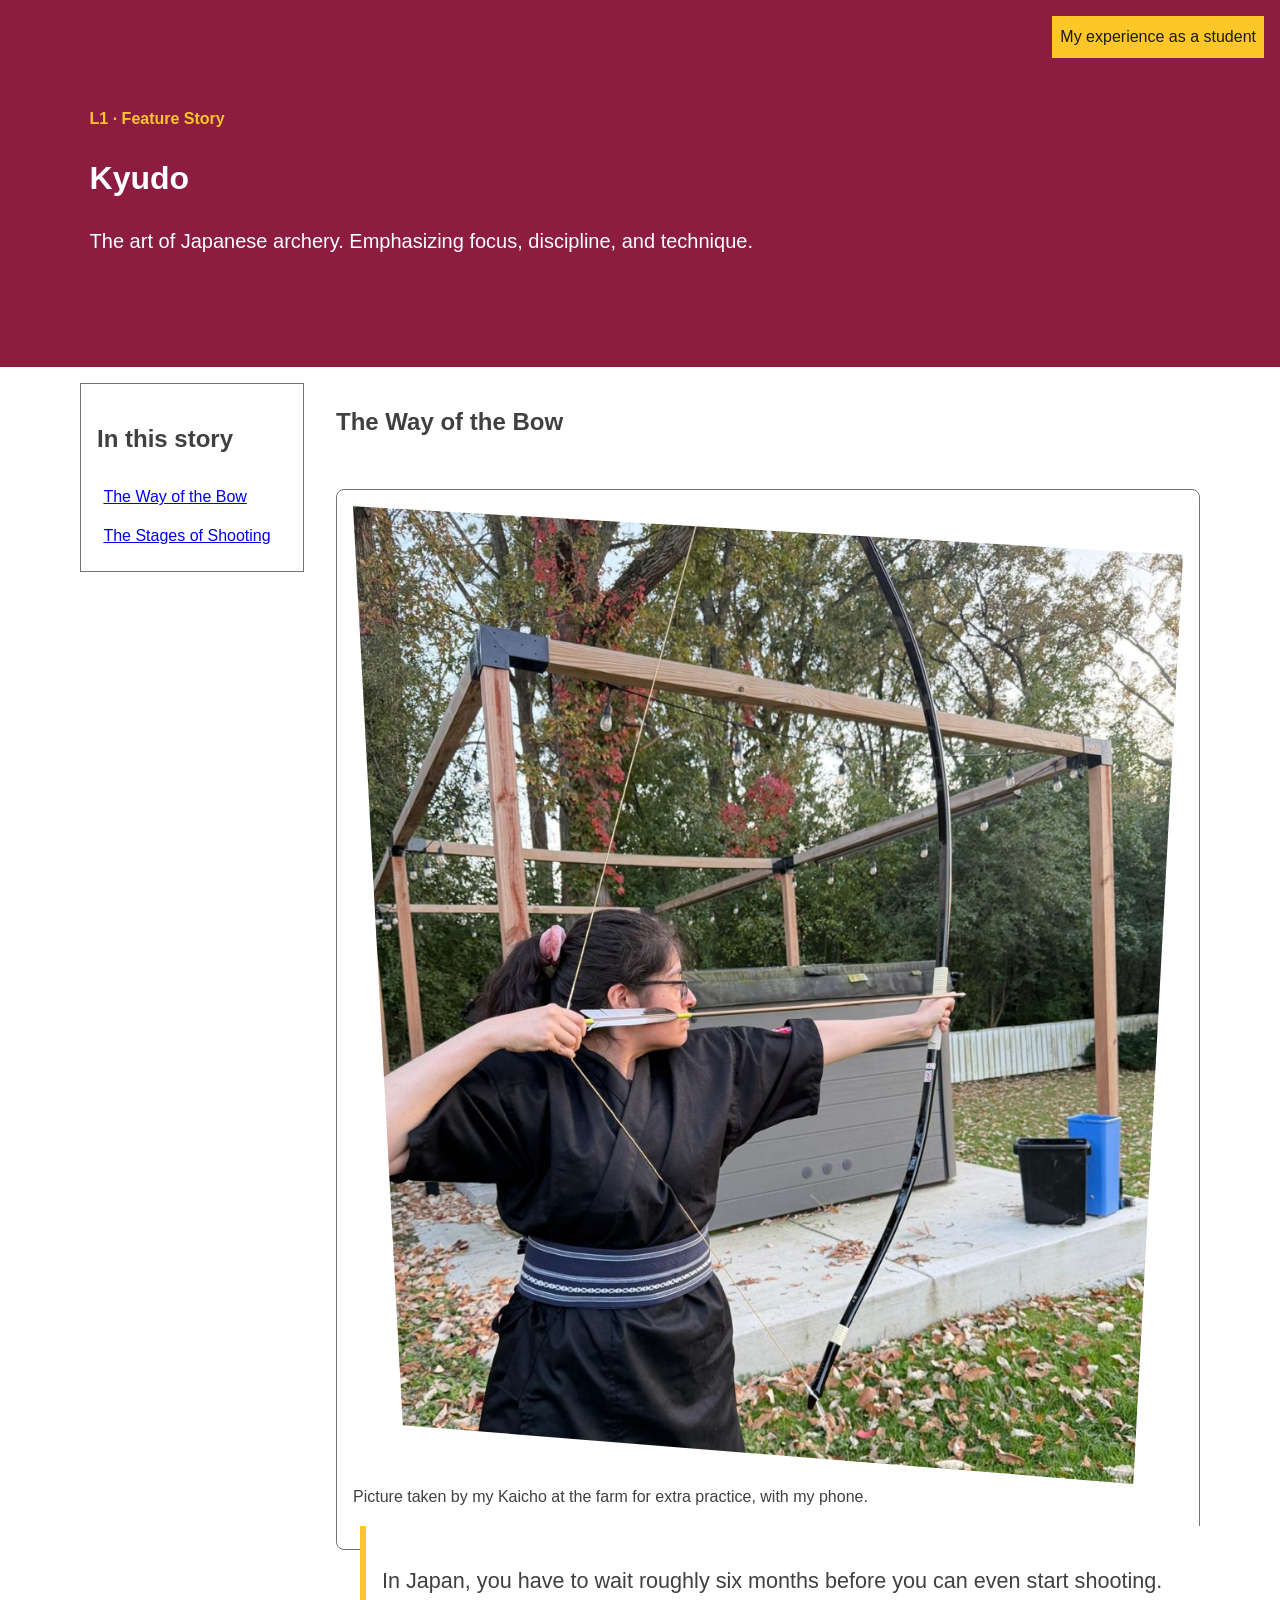
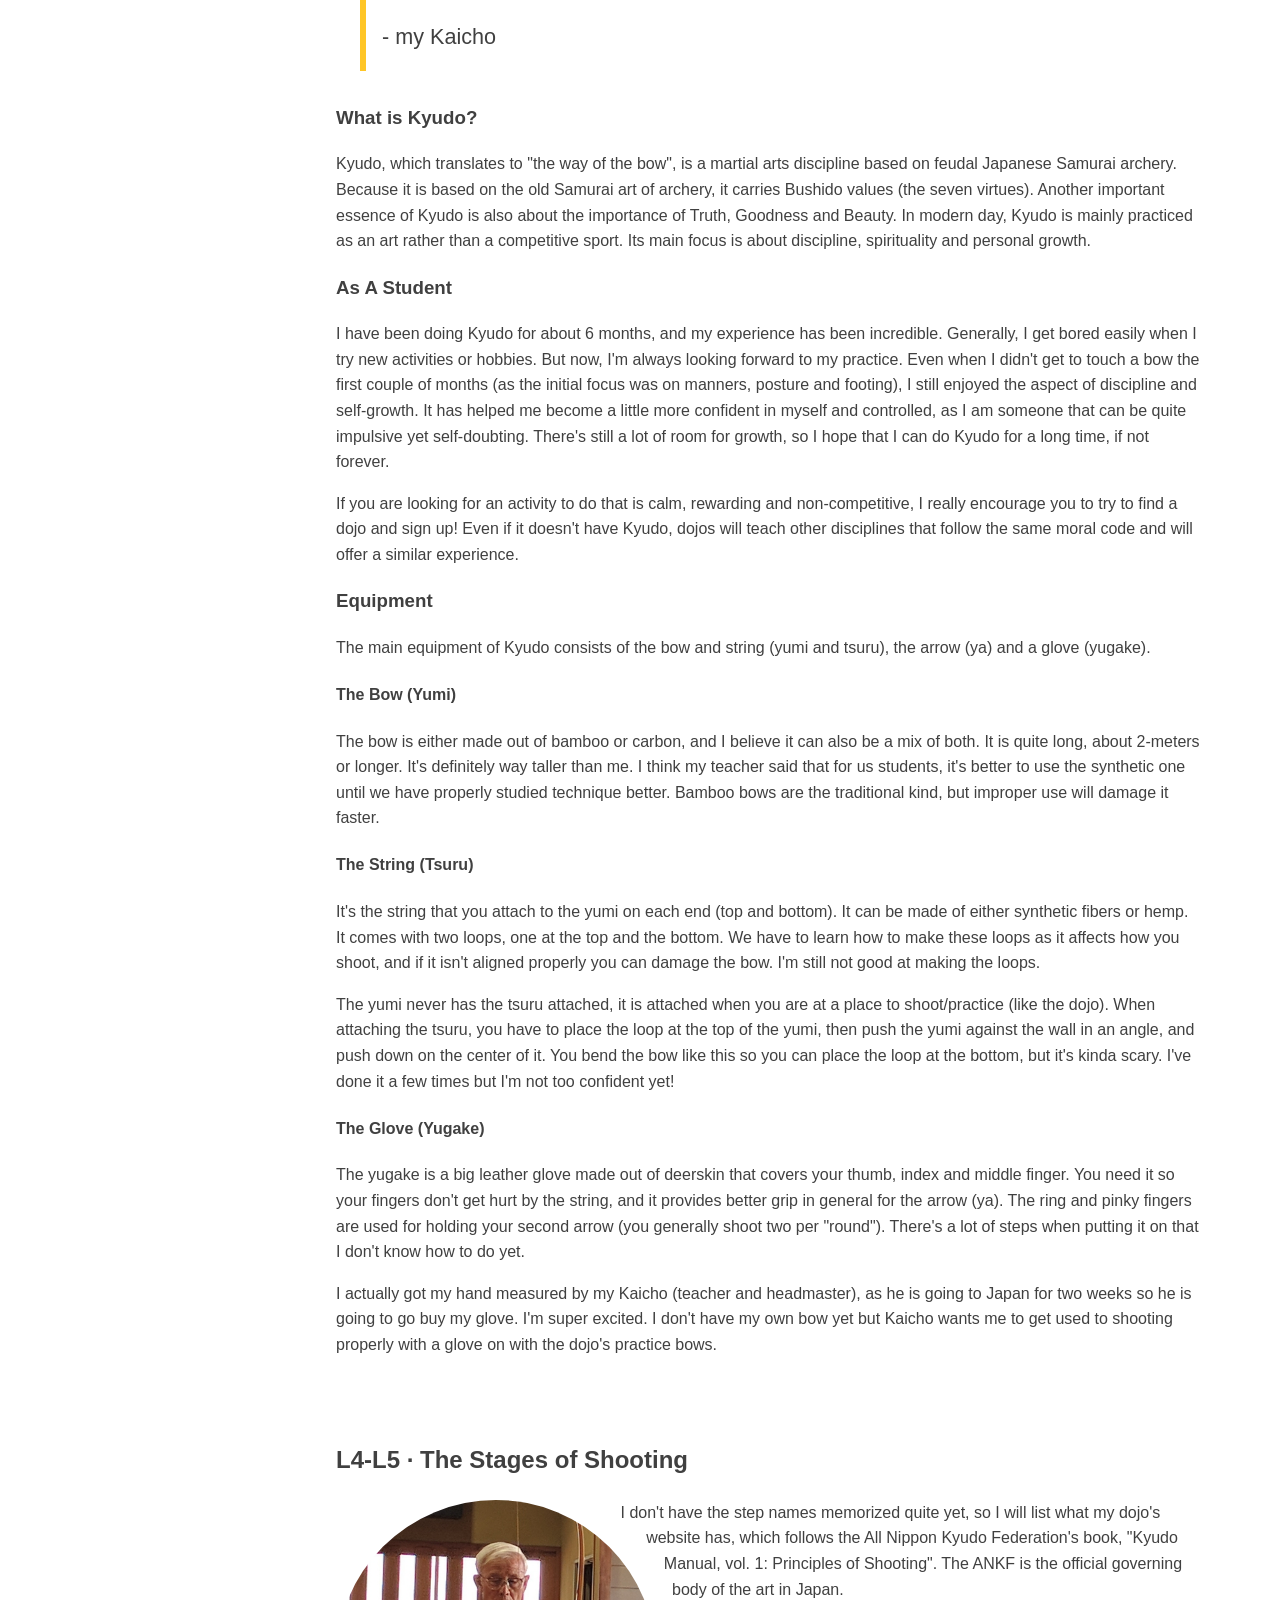
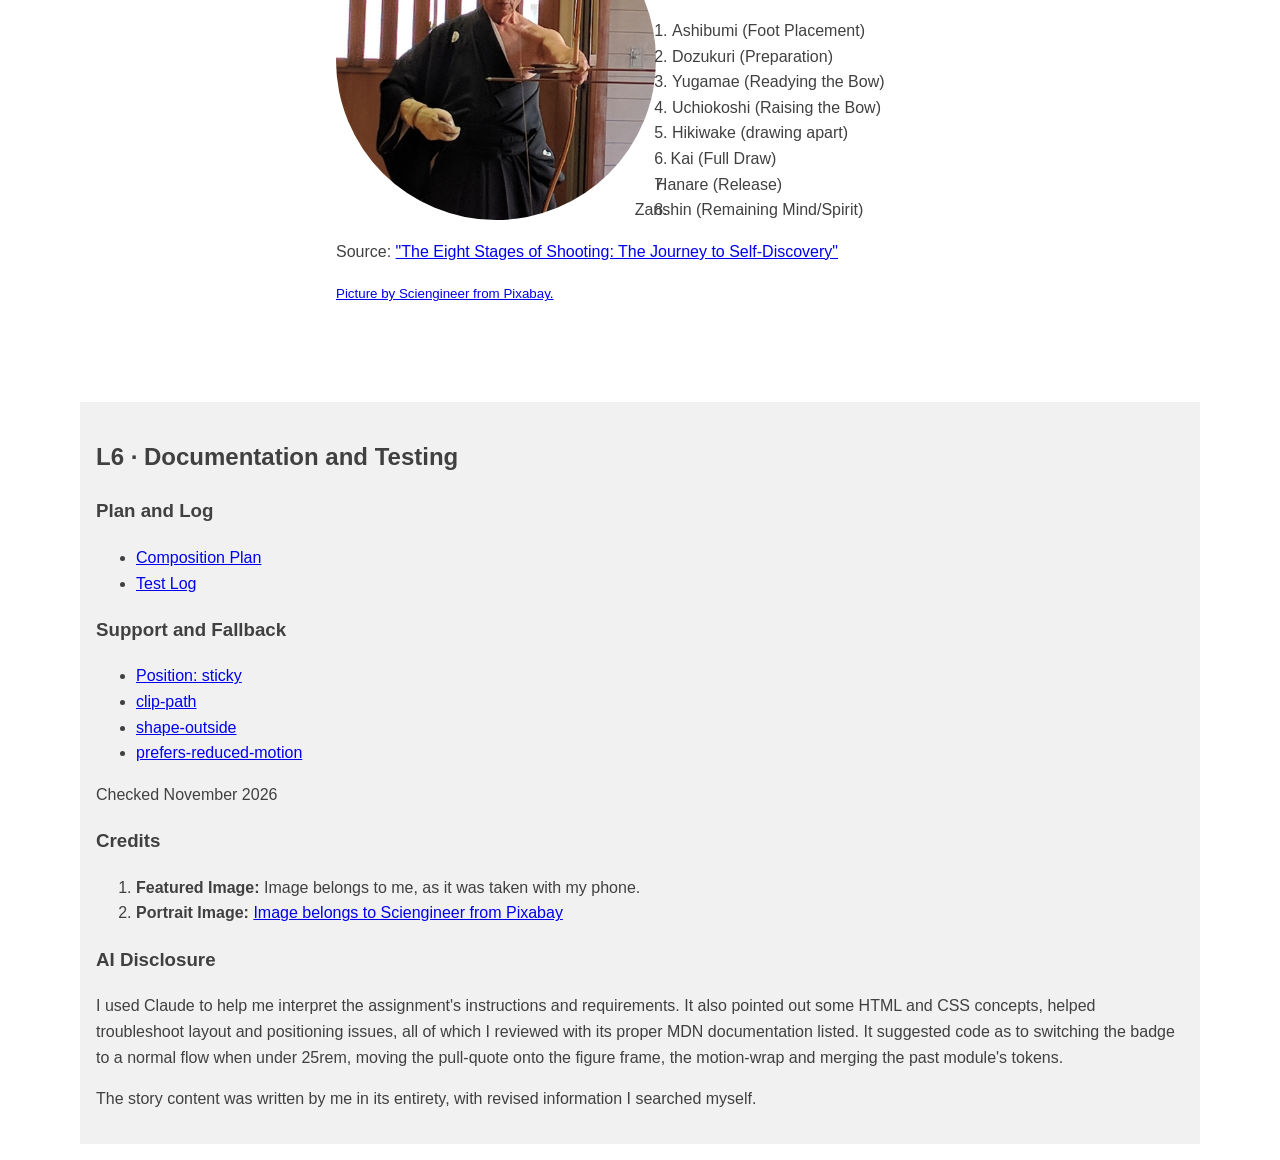
<file: index.html>
<!doctype html>
<html lang="en">

<head>
    <meta charset="utf-8">
    <meta name="viewport" content="width=device-width,initial-scale=1">
    <title>Kyudo: A Beginner's Experience</title>
    <link rel="stylesheet" href="styles.css">
</head>

<body>
    <header class="feature-header">
        <p class="eyebrow">L1 · Feature Story</p>
        <h1>Kyudo</h1>
        <p class="lede">The art of Japanese archery. Emphasizing focus, discipline, and technique.</p>
        <span class="issue-badge">My experience as a student</span>
    </header>
    <main>
        <aside class="story-guide">
            <h2>In this story</h2>
            <a href="#section-one">The Way of the Bow</a>
            <a href="#section-two">The Stages of Shooting</a>
        </aside>
        <article>
            <h2>The Way of the Bow</h2>
            <section id="section-one">
                <figure class="feature-figure">
                    <img src="images/featured-image.jpg"
                        alt="Woman holding a large bow at full draw, during outdoor practice." width="1000"
                        height="1178">
                    <figcaption>Picture taken by my Kaicho at the farm for extra practice, with my phone.</figcaption>
                </figure>
                <blockquote class="pull-quote">
                    <p>
                        In Japan, you have to wait roughly six months before you can even start shooting.
                    </p>
                    <footer>- my Kaicho</footer>
                </blockquote>
                <h3>What is Kyudo?</h3>
                <p>
                    Kyudo, which translates to "the way of the bow", is a martial arts discipline based on feudal
                    Japanese Samurai archery. Because it is based on the old Samurai art of archery, it carries Bushido
                    values (the seven virtues). Another important essence of Kyudo is also about the importance of
                    Truth, Goodness and Beauty. In modern day, Kyudo is mainly practiced as an art rather than a
                    competitive sport. Its main focus is about discipline, spirituality and personal growth.
                </p>
                <h3>As A Student</h3>
                <p>
                    I have been doing Kyudo for about 6 months, and my experience has been incredible. Generally, I get
                    bored easily when I try new activities or hobbies. But now, I'm always looking forward to my
                    practice. Even when I didn't get to touch a bow the first couple of months (as the initial focus was
                    on manners, posture and footing), I still enjoyed the aspect of discipline and self-growth. It has
                    helped me become a little more confident in myself and controlled, as I am someone that can be quite
                    impulsive yet self-doubting. There's still a lot of room for growth, so I hope that I can do Kyudo
                    for a long time, if not forever.
                </p>
                <p>
                    If you are looking for an activity to do that is calm, rewarding and
                    non-competitive, I really encourage you to try to find a dojo and sign up! Even if it doesn't have
                    Kyudo, dojos will teach other disciplines that follow the same moral code and will offer a similar
                    experience.
                </p>

                <h3>Equipment</h3>
                <p>
                    The main equipment of Kyudo consists of the bow and string (yumi and tsuru), the arrow (ya) and a
                    glove (yugake).
                </p>

                <h4>The Bow (Yumi)</h4>
                <p>
                    The bow is either made out of bamboo or carbon, and I believe it can also be a mix of both. It is
                    quite long, about 2-meters or longer. It's definitely way taller than me. I think my teacher said
                    that for us students, it's better to use the synthetic one until we have properly studied technique
                    better. Bamboo bows are the traditional kind, but improper use will damage it faster.
                </p>

                <h4>The String (Tsuru)</h4>
                <p>
                    It's the string that you attach to the yumi on each end (top and bottom). It can be made of either
                    synthetic fibers or hemp. It comes with two loops, one at the top and the bottom. We have to learn
                    how to make these loops as it affects how you shoot, and if it isn't aligned properly you can damage
                    the bow. I'm still not good at making the loops.
                </p>
                <p>
                    The yumi never has the tsuru attached, it is attached when you are at a place to shoot/practice
                    (like the dojo). When attaching the tsuru, you have to place the loop at the top of the yumi, then
                    push the yumi against the wall in an angle, and push down on the center of it. You bend the bow like
                    this so you can place the loop at the bottom, but it's kinda scary. I've done it a few times but I'm
                    not too confident yet!
                </p>

                <h4>The Glove (Yugake)</h4>
                <p>
                    The yugake is a big leather glove made out of deerskin that covers your thumb, index and middle
                    finger. You need it so your fingers don't get hurt by the string, and it provides better grip in
                    general for the arrow (ya). The ring and pinky fingers are used for holding your second arrow (you
                    generally shoot two per "round"). There's a lot of steps when putting it on that I don't know how to
                    do yet.
                </p>
                <p>
                    I actually got my hand measured by my Kaicho (teacher and headmaster), as he is going to Japan for
                    two weeks so he is going to go buy my glove. I'm super excited. I don't have my own bow yet but
                    Kaicho wants me to get used to shooting properly with a glove on with the dojo's practice bows.
                </p>
            </section>
            <section id="section-two">
                <h2>L4-L5 · The Stages of Shooting</h2>
                <img class="shape-portrait" src="images/portrait.jpg"
                    alt="Older kyudo archer in traditional Japanese uniform, preparing arrows for shooting." width="501"
                    height="501">
                <p>I don't have the step names memorized quite yet, so I will list what my dojo's website has, which
                    follows the All Nippon Kyudo Federation's book, "Kyudo Manual, vol. 1: Principles of Shooting". The
                    ANKF is the official governing body of the art in Japan.
                </p>
                <ol>
                    <li>Ashibumi (Foot Placement) </li>
                    <li>Dozukuri (Preparation) </li>
                    <li>Yugamae (Readying the Bow)</li>
                    <li>Uchiokoshi (Raising the Bow)</li>
                    <li>Hikiwake (drawing apart)</li>
                    <li>Kai (Full Draw)</li>
                    <li>Hanare (Release)</li>
                    <li>Zanshin (Remaining Mind/Spirit)</li>
                </ol>
                <p>Source: <a href="https://www.bushidokyokai.com/post/kyudo-japanese-archery">"The Eight Stages of
                        Shooting: The Journey to Self-Discovery"</a></p>

                <p><small><a href="https://pixabay.com/photos/archery-japanese-arrow-bow-2947340/">Picture by
                            Sciengineer from Pixabay.</a></small></p>
            </section>
        </article>
        <section class="documentation">
            <h2>L6 · Documentation and Testing</h2>

            <h3>Plan and Log</h3>
            <ul>
                <li><a href="composition-plan.html">Composition Plan</a></li>
                <li><a href="Testing-log.docx">Test Log</a></li>
            </ul>

            <h3>Support and Fallback</h3>

            <ul>
                <li><a href="https://developer.mozilla.org/en-US/docs/Web/CSS/Reference/Properties/position#sticky">Position:
                        sticky</a></li>
                <li><a
                        href="https://developer.mozilla.org/en-US/docs/Web/CSS/Reference/Properties/clip-path">clip-path</a>
                </li>
                <li><a
                        href="https://developer.mozilla.org/en-US/docs/Web/CSS/Reference/Properties/shape-outside">shape-outside</a>
                </li>
                <li>
                    <a
                        href="https://developer.mozilla.org/en-US/docs/Web/CSS/Reference/At-rules/@media/prefers-reduced-motion">prefers-reduced-motion</a>
                </li>
            </ul>
            <p>
                Checked November 2026
            </p>

            <h3>Credits</h3>
            <ol>
                <li><strong>Featured Image:</strong> Image belongs to me, as it was taken with my phone.</li>
                <li><strong>Portrait Image:</strong> <a
                        href="https://pixabay.com/photos/archery-japanese-arrow-bow-2947340/">Image belongs to
                        Sciengineer from Pixabay</a></li>
            </ol>

            <h3>AI Disclosure</h3>
            <p>
                I used Claude to help me interpret the assignment's instructions and requirements. It also pointed out
                some HTML and CSS concepts, helped troubleshoot layout and positioning issues, all of which I reviewed
                with its proper MDN documentation listed. It suggested code as to switching the badge to a normal flow
                when under 25rem, moving the pull-quote onto the figure frame, the motion-wrap and merging the past
                module's tokens.
            </p>
            <p>
                The story content was written by me in its entirety, with revised
                information I searched myself.
            </p>
        </section>
    </main>
</body>

</html>
</file>
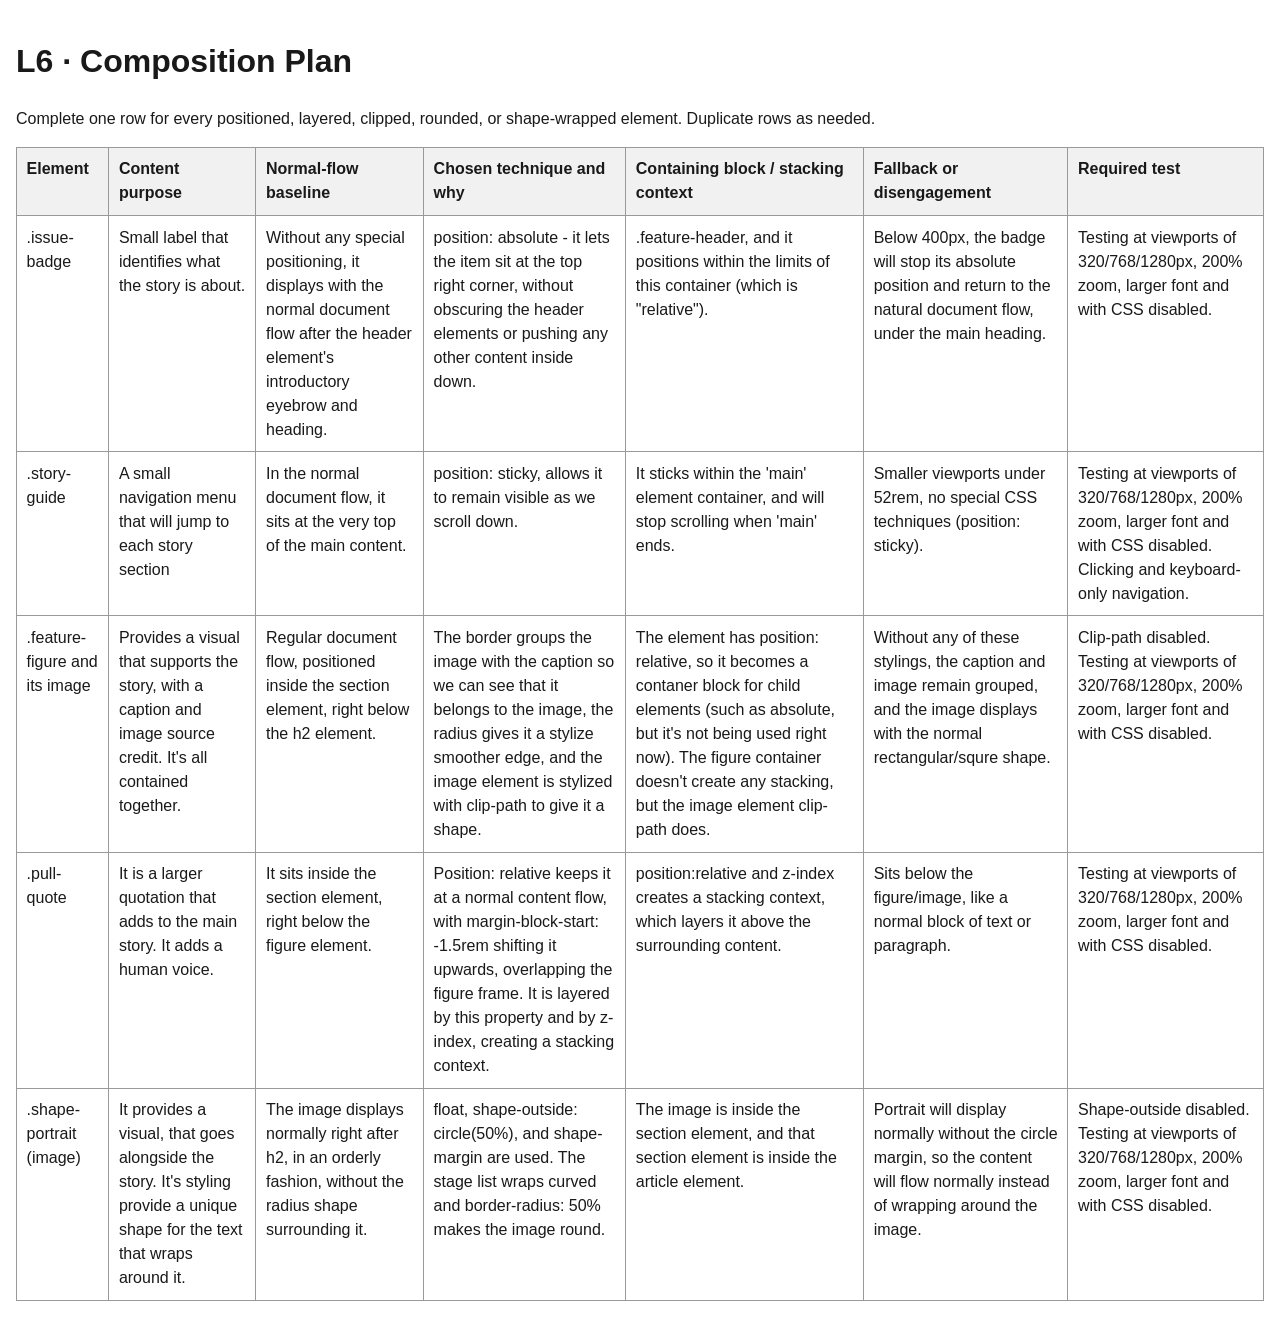
<file: composition-plan.html>
<!doctype html>
<html lang="en">

<head>
    <meta charset="utf-8">
    <meta name="viewport" content="width=device-width,initial-scale=1">
    <title>Composition Plan</title>
    <style>
        body {
            font-family: Arial, sans-serif;
            line-height: 1.5;
            max-width: 90rem;
            margin: auto;
            padding: 1rem;
            color: #191919;
        }

        table {
            width: 100%;
            border-collapse: collapse;
        }

        th,
        td {
            padding: .6rem;
            border: 1px solid #999;
            text-align: left;
            vertical-align: top;
        }

        th {
            background: #f1f1f1;
        }
    </style>
</head>

<body>
    <h1>L6 · Composition Plan</h1>
    <p>Complete one row for every positioned, layered, clipped, rounded, or shape-wrapped element. Duplicate rows as
        needed.</p>
    <table>
        <thead>
            <tr>
                <th>Element</th>
                <th>Content purpose</th>
                <th>Normal-flow baseline</th>
                <th>Chosen technique and why</th>
                <th>Containing block / stacking context</th>
                <th>Fallback or disengagement</th>
                <th>Required test</th>
            </tr>
        </thead>
        <tbody>
            <tr>
                <td>.issue-badge</td>
                <td>Small label that identifies what the story is about.</td>
                <td>Without any special positioning, it displays with the normal document flow after the header
                    element's
                    introductory eyebrow and heading.</td>
                <td>position: absolute - it lets the item sit at the top right corner, without obscuring the header
                    elements or pushing any other content inside down.</td>
                <td>.feature-header, and it positions within the limits of this container (which is "relative").</td>
                <td>Below 400px, the badge will stop its absolute position and return to the natural document
                    flow, under the main heading.</td>
                <!--fallback: At most sizes, the badge does not overlap with anything. When testing on viewport mode, below 400px
                    will have it touch the eyebrow title and obscure it.-->
                <td>Testing at viewports of 320/768/1280px, 200% zoom, larger font and with CSS disabled.</td>
                <!--
                Observation stuff later...
                Resizing the browser to the smallest size will not have it overlap unless it is below 400px.
                Changing the font to a bigger size will cause the overlap much sooner when resizing, but the text
                remains inside its container.
                -->
            </tr>

            <tr>
                <td>.story-guide</td>
                <td>A small navigation menu that will jump to each story section</td>
                <td>In the normal document flow, it sits at the very top of the main content.</td>
                <td>position: sticky, allows it to remain visible as we scroll down.</td>
                <td>It sticks within the 'main' element container, and will stop scrolling when 'main' ends.</td>
                <td>Smaller viewports under 52rem, no special CSS techniques (position: sticky).</td>
                <td>Testing at viewports of 320/768/1280px, 200% zoom, larger font and with CSS disabled. Clicking and
                    keyboard-only navigation.</td>
            </tr>

            <tr>
                <td>.feature-figure and its image</td>
                <td>Provides a visual that supports the story, with a caption and image source credit. It's all
                    contained together.</td>
                <td>Regular document flow, positioned inside the section element, right below the h2 element.</td>
                <td>The border groups the image with the caption so we can see that it belongs to the image, the radius
                    gives it a stylize smoother edge, and the image element is stylized with clip-path to give it a
                    shape. </td>
                <td>The element has position: relative, so it becomes a contaner block for child elements (such as
                    absolute, but it's not being used right now). The figure container doesn't create any stacking, but
                    the image element clip-path does.</td>
                <td>Without any of these stylings, the caption and image remain grouped, and the image displays with the
                    normal rectangular/squre shape.</td>
                <td>Clip-path disabled. Testing at viewports of 320/768/1280px, 200% zoom, larger font and with CSS
                    disabled.</td>
            </tr>

            <tr>
                <td>.pull-quote</td>
                <td>It is a larger quotation that adds to the main story. It adds a human voice.</td>
                <td>It sits inside the section element, right below the figure element.</td>
                <td>Position: relative keeps it at a normal content flow, with margin-block-start: -1.5rem shifting it
                    upwards, overlapping the figure frame. It is layered by this property and by z-index, creating a
                    stacking context.</td>
                <td>position:relative and z-index creates a stacking context, which layers it above the surrounding
                    content.</td>
                <td>Sits below the figure/image, like a normal block of text or paragraph.</td>
                <td>Testing at viewports of 320/768/1280px, 200% zoom, larger font and with CSS disabled.</td>
            </tr>

            <tr>
                <td>.shape-portrait (image)</td>
                <td>It provides a visual, that goes alongside the story. It's styling provide a unique shape for the
                    text that wraps around it.</td>
                <td>The image displays normally right after h2, in an orderly fashion, without the radius shape
                    surrounding it.</td>
                <td>float, shape-outside: circle(50%), and shape-margin are used. The stage list wraps curved and
                    border-radius: 50% makes the image round.</td>
                <td>The image is inside the section element, and that section element is inside the article element.
                </td>
                <td>Portrait will display normally without the circle margin, so the content will flow normally instead
                    of wrapping around the image.</td>
                <td>Shape-outside disabled. Testing at viewports of 320/768/1280px, 200% zoom, larger font and with CSS
                    disabled.</td>
            </tr>
        </tbody>
    </table>
</body>

</html>
</file>
<file: styles.css>
:root {
    /*Color*/
    --maroon-700: #8c1d40;
    --gold-500: #ffc627;
    --blue-500: #0000EE;
    --gray-900: #191919;
    --gray-700: #404040;
    --gray-400: #747474;
    --gray-200: #d0d0d0;
    --gray-50: #f1f1f1;
    --pure-white: #ffffff;

    /* Spacing */
    --space-sml: 0.5rem;
    --space-med: 1rem;
    --measure: 68ch;

    /* Radius */
    --radius-med: 0.5rem;

    /* Layers */
    --layer-base: 0;
    --layer-raised: 10;
    --layer-sticky: 20;
    --layer-overlay: 30;

    /* Type */
    --font-family-default: Arial, sans-serif;

    /* Semantic tokens */
    --color-background: var(--gray-50);
    --color-surface: var(--pure-white);
    --color-text: var(--gray-700);
    --color-badge-text: var(--gray-900);
    --color-action: var(--maroon-700);
    --color-accent: var(--gold-500);
    --color-text-on-dark: var(--pure-white);
    --color-border: var(--gray-400);
    --color-border-subtle: var(--gray-200);
    --color-focus: var(--blue-500);
}

*,
*::before,
*::after {
     /* Keeping this so the layout widths are consistent */
    box-sizing: border-box;
}

/*
Made this optional
html {
    scroll-behavior: smooth;
}
*/

body {
    /* Removing the 8px edges, so the header
    doesn't have that gap */
    margin: 0;

    color: var(--color-text);
    background: var(--color-surface);
    font-family: var(--font-family-default);
    line-height: 1.6;
}

.feature-header {
    position: relative;
    padding: clamp(2rem, 7vw, 6rem);
    background: var(--color-action);
    color: var(--color-text-on-dark);
}

.eyebrow {
    color: var(--color-accent);
    font-weight: 700;
}

.lede {
    max-width: var(--measure);
    font-size: 1.25rem;
}

.issue-badge {
    display: inline-block;
    /*
    These are removed so by "default" it stays in a normal flow
    (unless the screen is above 25rem)

    position: absolute; <- moved to @media min 25rem
    inset-block-start: 1rem; <- moved to @media min 25rem
    inset-inline-end: 1rem; <- moved to @media min 25rem
    */
    padding: .5rem;
    background: var(--color-accent);
    color: var(--color-badge-text);
}

main {
    display: grid;
    gap: 2rem;
    max-width: 72rem;
    margin: auto;
    padding: var(--space-med);
}

article {
    min-width: 0;
}

article section {
    display: flow-root;
    margin-block: 3rem;
    scroll-margin-block-start: 6rem;
}

.story-guide {
    align-self: start;
    padding: 1rem;
    border: 1px solid var(--color-border);
}

.story-guide a {
    display: block;
    padding: .4rem;
}

.feature-figure {
    position: relative;
    margin: 0;
    padding: 1rem;
    border: 1px solid var(--color-border);
    border-radius: var(--radius-med);
}

img {
    display: block;
    max-width: 100%;
    height: auto;
}

.pull-quote {
    margin: 2rem 0;
    padding: 1rem;
    border-inline-start: .4rem solid var(--color-accent);
    font-size: 1.35rem;
}

.shape-portrait {
    width: min(45%, 20rem);
    margin: 0 1rem 1rem 0;
    border-radius: 50%;
}

.documentation {
    grid-column: 1/-1;
    padding: 1rem;
    background: var(--color-background);
}

@media (min-width:52rem) {
    main {
        grid-template-columns: 14rem 1fr;
    }

    .story-guide {
        position: sticky;
        inset-block-start: 1rem;
        z-index: var(--layer-sticky);
    }

    .feature-figure {
        padding-block-end: 2.5rem;
        /* a block end padding so the quote doesn't obscure the caption/credit/source */
    }

    .pull-quote {
        position: relative;
        z-index: var(--layer-raised);
        /* 
        This was causing the overlap with the menu and the quote...
        margin-inline-start: -4rem; 
        */
        background: var(--color-surface);
        margin-block-start: -1.5rem;
        /* This gives the quote an overlap on top of the figure's frame */
        margin-inline-start: 1.5rem;
        /* This gives a quote indentation styling */
    }

    @supports (shape-outside:circle(50%)) {
        .shape-portrait {
            float: inline-start;
            shape-outside: circle(50%);
            shape-margin: 1rem;
        }
    }
}

@media (min-width:25rem) {

    /* This way the badge remains in the corner at larger viewports */
    .issue-badge {
        position: absolute;
        inset-block-start: 1rem;
        inset-inline-end: 1rem;
    }
}

/* For users that get motion sick */
@media (prefers-reduced-motion: no-preference) {
    html {
        scroll-behavior: smooth;
    }
}

@supports (clip-path:polygon(0 0)) {
    .feature-figure img {
        clip-path: polygon(0 0, 100% 5%, 94% 100%, 6% 94%);
    }
}
/* Making the focus more visible with bright blue,
helps keyboard users see better where they are */
:focus-visible {
    outline: .2rem solid var(--color-focus);
    outline-offset: .2rem;
}
</file>
